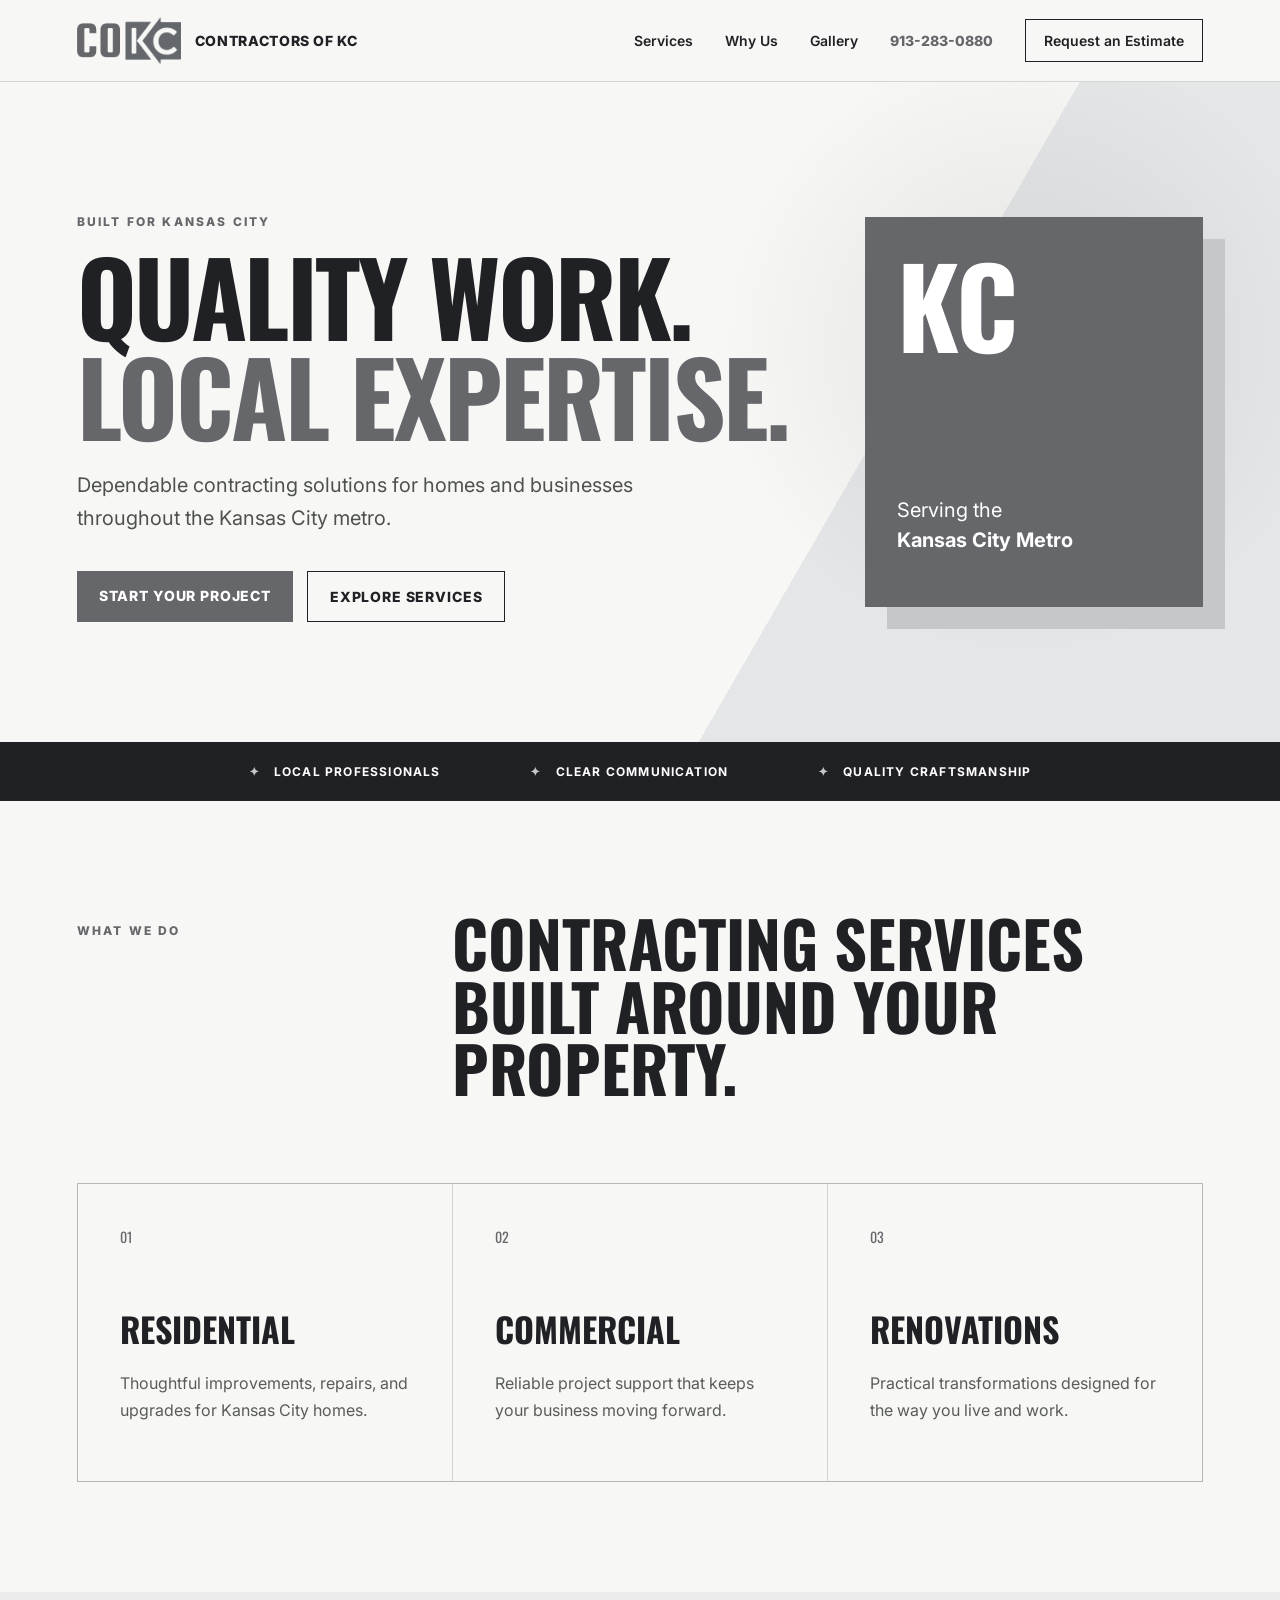
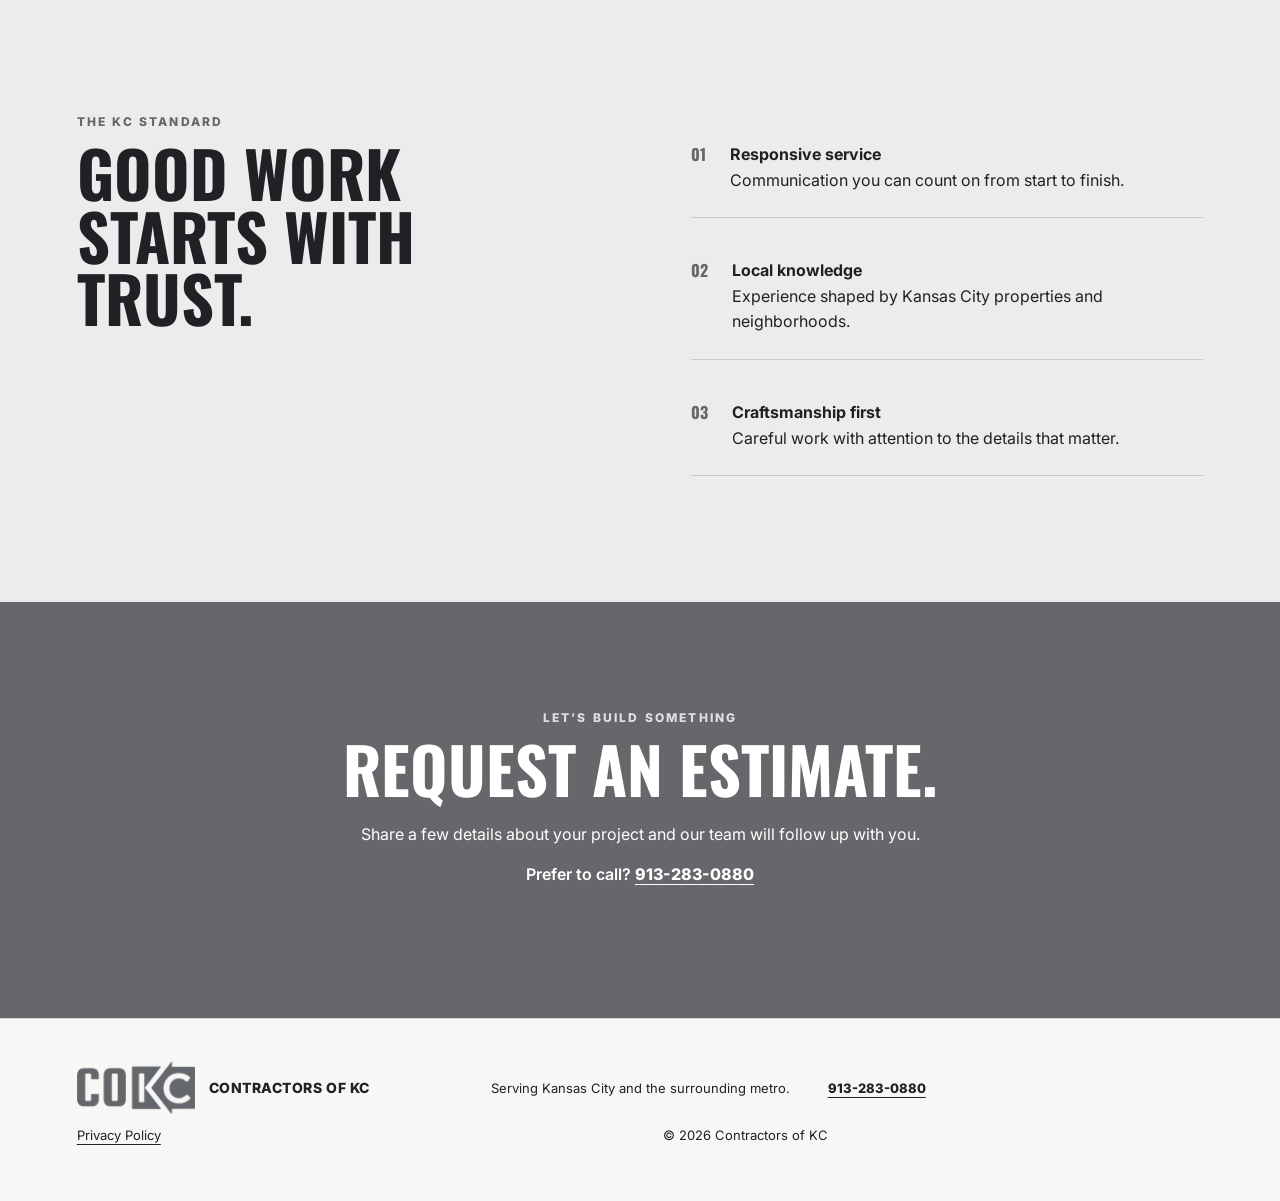
<file: index.html>
<!doctype html>
<html lang="en">
<head>
  <meta charset="utf-8">
  <meta name="viewport" content="width=device-width, initial-scale=1">
  <meta name="theme-color" content="#65676b">
  <meta name="description" content="Contractors of KC connects Kansas City property owners with dependable local contracting services.">
  <meta property="og:type" content="website">
  <meta property="og:url" content="https://contractorsofkc.com/">
  <meta property="og:title" content="Contractors of Kansas City">
  <meta property="og:description" content="Quality contracting services for homes and businesses throughout the Kansas City metro.">
  <meta property="og:image" content="https://contractorsofkc.com/logo.png">
  <meta name="twitter:card" content="summary">
  <meta name="twitter:title" content="Contractors of Kansas City">
  <meta name="twitter:description" content="Quality contracting services for homes and businesses throughout the Kansas City metro.">
  <meta name="twitter:image" content="https://contractorsofkc.com/logo.png">
  <title>Contractors of Kansas City</title>
  <link rel="preconnect" href="https://fonts.googleapis.com">
  <link rel="preconnect" href="https://fonts.gstatic.com" crossorigin>
  <link href="https://fonts.googleapis.com/css2?family=Inter:wght@400;500;600;700;800&family=Oswald:wght@500;600;700&display=swap" rel="stylesheet">
  <link rel="icon" type="image/png" href="logo.png">
  <link rel="stylesheet" href="styles.css?v=3">
  <script src="menu.js" defer></script>
</head>
<body>
  <header class="site-header">
    <a class="brand" href="#top" aria-label="Contractors of KC home">
      <img class="brand-logo" src="logo.png" alt="Contractors of KC">
      <span class="brand-name">Contractors of KC</span>
    </a>
    <button class="menu-toggle" type="button" aria-expanded="false" aria-controls="main-navigation" aria-label="Open menu"><span></span><span></span><span></span></button>
    <nav id="main-navigation" aria-label="Main navigation">
      <a href="#services">Services</a>
      <a href="#why-us">Why Us</a>
      <a href="gallery.html">Gallery</a>
      <a class="nav-phone" href="tel:+19132830880" aria-label="Call Contractors of KC at 913-283-0880">913-283-0880</a>
      <a class="nav-cta" href="#contact">Request an Estimate</a>
    </nav>
  </header>

  <main id="top">
    <section class="hero">
      <div class="hero-content">
        <p class="eyebrow">Built for Kansas City</p>
        <h1>Quality work.<br><span>Local expertise.</span></h1>
        <p class="hero-copy">Dependable contracting solutions for homes and businesses throughout the Kansas City metro.</p>
        <div class="hero-actions">
          <a class="button button-primary" href="#contact">Start Your Project</a>
          <a class="button button-secondary" href="#services">Explore Services</a>
        </div>
      </div>
      <div class="hero-card" aria-label="Service area">
        <span class="card-number">KC</span>
        <p>Serving the<br><strong>Kansas City Metro</strong></p>
      </div>
    </section>

    <section class="trust-strip" aria-label="Company qualities">
      <span>Local professionals</span><span>Clear communication</span><span>Quality craftsmanship</span>
    </section>

    <section class="section" id="services">
      <div class="section-heading">
        <p class="eyebrow">What we do</p>
        <h2>Contracting services built around your property.</h2>
      </div>
      <div class="service-grid">
        <article><span>01</span><h3>Residential</h3><p>Thoughtful improvements, repairs, and upgrades for Kansas City homes.</p></article>
        <article><span>02</span><h3>Commercial</h3><p>Reliable project support that keeps your business moving forward.</p></article>
        <article><span>03</span><h3>Renovations</h3><p>Practical transformations designed for the way you live and work.</p></article>
      </div>
    </section>

    <section class="section split" id="why-us">
      <div>
        <p class="eyebrow">The KC standard</p>
        <h2>Good work starts with trust.</h2>
      </div>
      <div class="check-list">
        <p><b>01</b><span><strong>Responsive service</strong><br>Communication you can count on from start to finish.</span></p>
        <p><b>02</b><span><strong>Local knowledge</strong><br>Experience shaped by Kansas City properties and neighborhoods.</span></p>
        <p><b>03</b><span><strong>Craftsmanship first</strong><br>Careful work with attention to the details that matter.</span></p>
      </div>
    </section>

    <section class="contact" id="contact">
      <div class="contact-intro">
        <p class="eyebrow">Let’s build something</p>
        <h2>Request an estimate.</h2>
        <p>Share a few details about your project and our team will follow up with you.</p>
        <p class="contact-phone">Prefer to call? <a href="tel:+19132830880">913-283-0880</a></p>
      </div>
      <div class="estimate-form" aria-label="Request an estimate form">
        <script type="text/javascript" src="https://form.jotform.com/jsform/262376663997073"></script>
      </div>
    </section>
  </main>

  <footer>
    <a class="brand footer-brand" href="#top" aria-label="Contractors of KC home"><img class="brand-logo" src="logo.png" alt="Contractors of KC"><span class="brand-name">Contractors of KC</span></a>
    <p>Serving Kansas City and the surrounding metro.</p>
    <p><a class="footer-phone" href="tel:+19132830880">913-283-0880</a></p>
    <p><a class="footer-policy" href="privacy-policy.html">Privacy Policy</a></p>
    <p>© 2026 Contractors of KC</p>
  </footer>
</body>
</html>
</file>
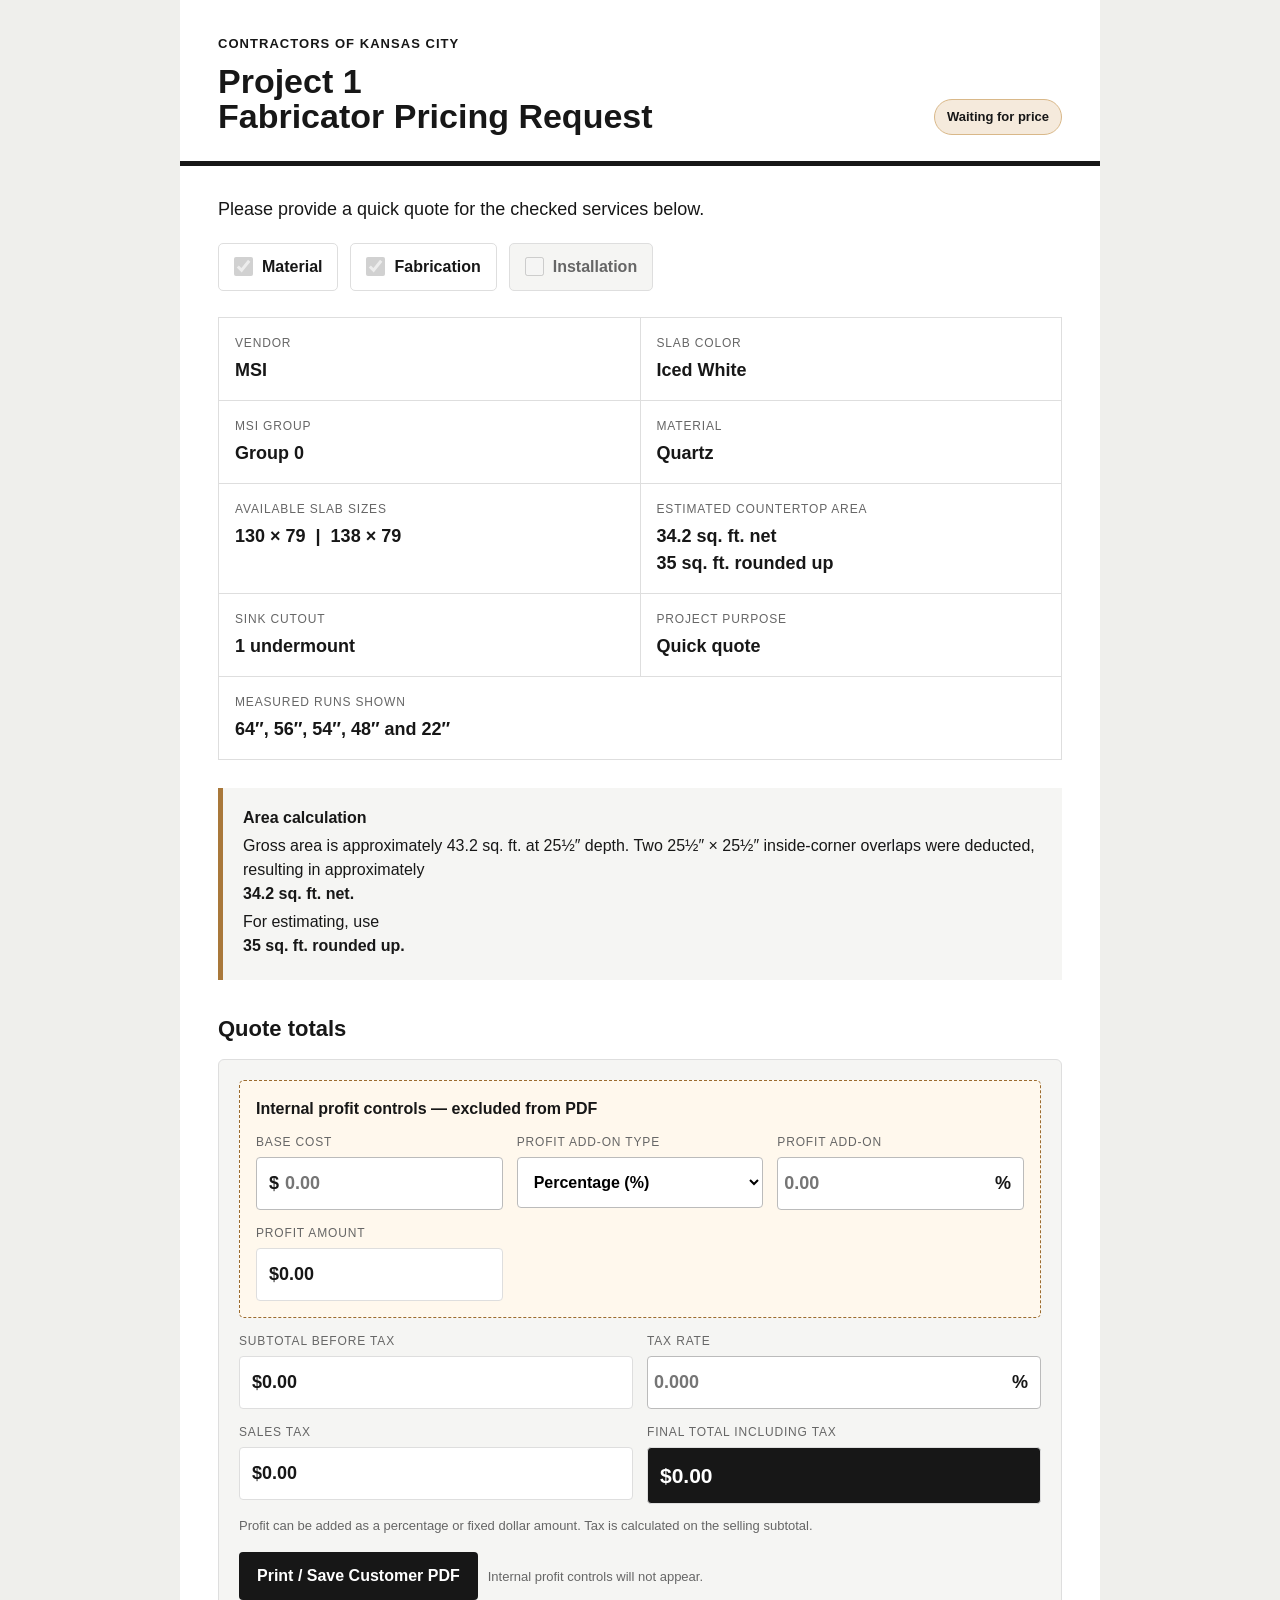
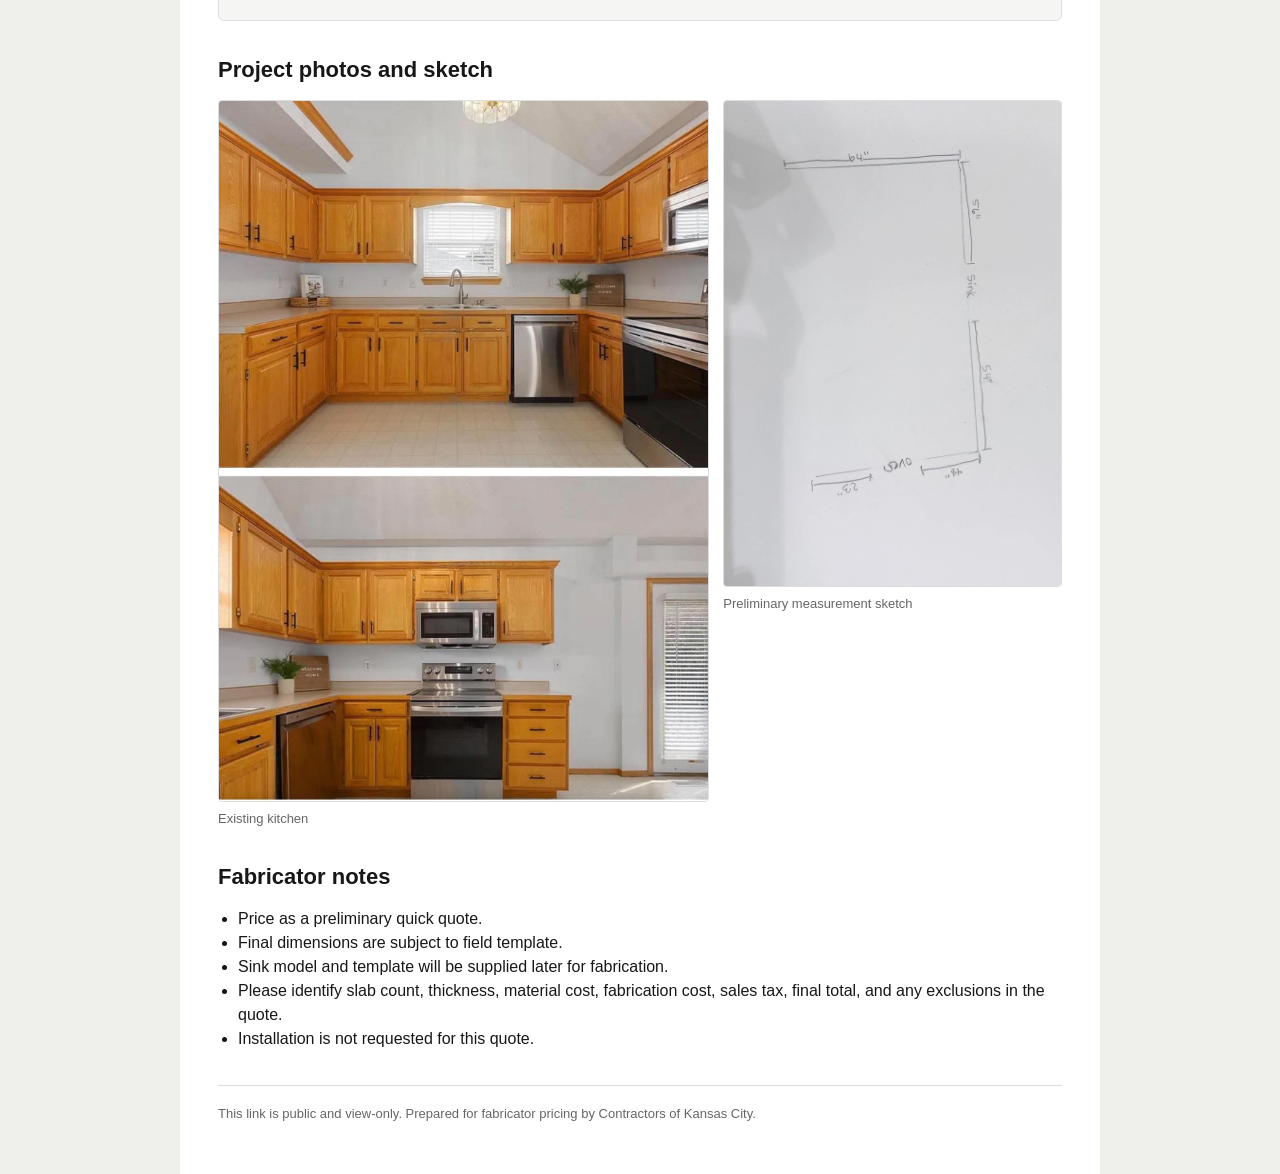
<file: projects/project-1/index.html>
<!doctype html>
<html lang="en">
<head>
  <meta charset="utf-8">
  <meta name="viewport" content="width=device-width,initial-scale=1">
  <meta name="robots" content="noindex,nofollow">
  <title>Project 1 — Fabricator Pricing Request</title>
  <style>
    :root{--ink:#171717;--muted:#666;--line:#dedede;--soft:#f5f5f3;--accent:#a9783a}
    *{box-sizing:border-box}body{margin:0;background:#efefec;color:var(--ink);font:16px/1.5 Arial,Helvetica,sans-serif}.page{max-width:920px;margin:0 auto;background:white;min-height:100vh}.header{padding:34px 38px 26px;border-bottom:5px solid var(--ink);display:flex;justify-content:space-between;gap:20px;align-items:end}.brand{font-weight:800;letter-spacing:.08em;text-transform:uppercase;font-size:13px}.header h1{font-size:34px;line-height:1.05;margin:10px 0 0}.status{background:#f5eadc;border:1px solid #d9b889;border-radius:999px;padding:7px 12px;font-size:13px;font-weight:700;white-space:nowrap}.content{padding:30px 38px 50px}.intro{font-size:18px;margin:0 0 20px}.services{display:flex;flex-wrap:wrap;gap:12px;margin:0 0 26px}.service{display:flex;align-items:center;gap:9px;border:1px solid var(--line);border-radius:5px;padding:11px 15px;background:#fff;font-weight:700}.service input{width:19px;height:19px;accent-color:#171717;margin:0}.service.not-requested{color:var(--muted);background:var(--soft)}.grid{display:grid;grid-template-columns:repeat(2,minmax(0,1fr));border-top:1px solid var(--line);border-left:1px solid var(--line);margin-bottom:28px}.item{padding:16px;border-right:1px solid var(--line);border-bottom:1px solid var(--line)}.label{display:block;color:var(--muted);font-size:12px;text-transform:uppercase;letter-spacing:.07em;margin-bottom:5px}.value{font-size:18px;font-weight:700}.wide{grid-column:1/-1}.callout{background:var(--soft);border-left:5px solid var(--accent);padding:18px 20px;margin:0 0 30px}.callout strong{display:block;margin-bottom:4px}h2{font-size:22px;margin:32px 0 14px}.photos{display:grid;grid-template-columns:1.45fr 1fr;gap:14px}.photos figure{margin:0}.photos img{width:100%;display:block;border:1px solid var(--line);border-radius:4px}.photos figcaption{font-size:13px;color:var(--muted);margin-top:7px}.notes{margin:0;padding-left:20px}.quote-box{border:1px solid var(--line);border-radius:6px;padding:20px;background:var(--soft);margin-bottom:30px}.quote-fields{display:grid;grid-template-columns:repeat(2,minmax(0,1fr));gap:14px}.quote-field label{display:block;color:var(--muted);font-size:12px;text-transform:uppercase;letter-spacing:.07em;margin-bottom:6px}.money-input{display:flex;align-items:center;background:#fff;border:1px solid #bbb;border-radius:4px;padding:0 12px;font-size:18px;font-weight:700}.money-input input,.rate-input input{width:100%;border:0;background:transparent;padding:12px 6px;font:inherit;outline:none}.select-input{width:100%;background:#fff;border:1px solid #bbb;border-radius:4px;padding:12px;font:inherit;font-weight:700;min-height:51px}.rate-input{display:flex;align-items:center;background:#fff;border:1px solid #bbb;border-radius:4px;padding-right:12px;font-size:18px;font-weight:700}.calculated{background:#fff;border:1px solid var(--line);border-radius:4px;padding:12px;font-size:18px;font-weight:700;min-height:51px}.quote-total .calculated{background:var(--ink);color:#fff;font-size:21px}.quote-help{color:var(--muted);font-size:13px;margin:12px 0 0}.internal-panel{grid-column:1/-1;border:1px dashed #9b6b2e;background:#fff8ed;border-radius:5px;padding:16px}.internal-title{font-weight:800;margin:0 0 12px}.internal-grid{display:grid;grid-template-columns:repeat(3,minmax(0,1fr));gap:14px}.pdf-button{margin-top:16px;border:0;border-radius:4px;background:var(--ink);color:#fff;padding:12px 18px;font:inherit;font-weight:700;cursor:pointer}.pdf-note{display:inline-block;margin-left:10px;color:var(--muted);font-size:13px}.footer{border-top:1px solid var(--line);margin-top:34px;padding-top:18px;color:var(--muted);font-size:13px}@media print{body{background:#fff}.page{max-width:none}.internal-only,.pdf-button,.pdf-note{display:none!important}.quote-box{break-inside:avoid}.content{padding-bottom:20px}}@media(max-width:650px){.header{padding:25px 20px;display:block}.status{display:inline-block;margin-top:16px}.content{padding:24px 20px 40px}.grid,.photos,.quote-fields,.internal-grid{grid-template-columns:1fr}.wide{grid-column:auto}.header h1{font-size:29px}}
  </style>
</head>
<body>
<main class="page">
  <header class="header">
    <div><div class="brand">Contractors of Kansas City</div><h1>Project 1<br>Fabricator Pricing Request</h1></div>
    <div class="status">Waiting for price</div>
  </header>
  <section class="content">
    <p class="intro">Please provide a quick quote for the checked services below.</p>
    <div class="services" aria-label="Requested quote services">
      <label class="service"><input type="checkbox" checked disabled> Material</label>
      <label class="service"><input type="checkbox" checked disabled> Fabrication</label>
      <label class="service not-requested"><input type="checkbox" disabled> Installation</label>
    </div>
    <div class="grid">
      <div class="item"><span class="label">Vendor</span><span class="value">MSI</span></div>
      <div class="item"><span class="label">Slab color</span><span class="value">Iced White</span></div>
      <div class="item"><span class="label">MSI group</span><span class="value">Group 0</span></div>
      <div class="item"><span class="label">Material</span><span class="value">Quartz</span></div>
      <div class="item"><span class="label">Available slab sizes</span><span class="value">130 × 79 &nbsp;|&nbsp; 138 × 79</span></div>
      <div class="item"><span class="label">Estimated countertop area</span><span class="value">34.2 sq. ft. net<br>35 sq. ft. rounded up</span></div>
      <div class="item"><span class="label">Sink cutout</span><span class="value">1 undermount</span></div>
      <div class="item"><span class="label">Project purpose</span><span class="value">Quick quote</span></div>
      <div class="item wide"><span class="label">Measured runs shown</span><span class="value">64″, 56″, 54″, 48″ and 22″</span></div>
    </div>
    <div class="callout"><strong>Area calculation</strong>Gross area is approximately 43.2 sq. ft. at 25½″ depth. Two 25½″ × 25½″ inside-corner overlaps were deducted, resulting in approximately <strong>34.2 sq. ft. net.</strong> For estimating, use <strong>35 sq. ft. rounded up.</strong></div>

    <h2>Quote totals</h2>
    <div class="quote-box">
      <div class="quote-fields">
        <div class="internal-panel internal-only">
          <p class="internal-title">Internal profit controls — excluded from PDF</p>
          <div class="internal-grid">
            <div class="quote-field">
              <label for="base-cost">Base cost</label>
              <div class="money-input"><span>$</span><input id="base-cost" type="number" min="0" step="0.01" inputmode="decimal" placeholder="0.00"></div>
            </div>
            <div class="quote-field">
              <label for="profit-type">Profit add-on type</label>
              <select id="profit-type" class="select-input"><option value="percent">Percentage (%)</option><option value="dollar">Dollar amount ($)</option></select>
            </div>
            <div class="quote-field">
              <label for="profit-value">Profit add-on</label>
              <div class="rate-input"><input id="profit-value" type="number" min="0" step="0.01" inputmode="decimal" placeholder="0.00"><span id="profit-symbol">%</span></div>
            </div>
            <div class="quote-field">
              <label>Profit amount</label>
              <div class="calculated" id="profit-amount">$0.00</div>
            </div>
          </div>
        </div>
        <div class="quote-field">
          <label>Subtotal before tax</label>
          <div class="calculated" id="selling-subtotal">$0.00</div>
        </div>
        <div class="quote-field">
          <label for="tax-rate">Tax rate</label>
          <div class="rate-input"><input id="tax-rate" type="number" min="0" step="0.001" inputmode="decimal" placeholder="0.000"><span>%</span></div>
        </div>
        <div class="quote-field">
          <label>Sales tax</label>
          <div class="calculated" id="tax-amount">$0.00</div>
        </div>
        <div class="quote-field quote-total">
          <label>Final total including tax</label>
          <div class="calculated" id="quote-total">$0.00</div>
        </div>
      </div>
      <p class="quote-help">Profit can be added as a percentage or fixed dollar amount. Tax is calculated on the selling subtotal.</p>
      <button class="pdf-button" type="button" onclick="window.print()">Print / Save Customer PDF</button><span class="pdf-note">Internal profit controls will not appear.</span>
    </div>
    <h2>Project photos and sketch</h2>
    <div class="photos">
      <figure><img src="/projects/project-1/project-photo.jpeg" alt="Existing kitchen countertop project photos"><figcaption>Existing kitchen</figcaption></figure>
      <figure><img src="/projects/project-1/measurement-sketch.jpeg" alt="Hand-drawn countertop measurement sketch"><figcaption>Preliminary measurement sketch</figcaption></figure>
    </div>
    <h2>Fabricator notes</h2>
    <ul class="notes">
      <li>Price as a preliminary quick quote.</li>
      <li>Final dimensions are subject to field template.</li>
      <li>Sink model and template will be supplied later for fabrication.</li>
      <li>Please identify slab count, thickness, material cost, fabrication cost, sales tax, final total, and any exclusions in the quote.</li>
      <li>Installation is not requested for this quote.</li>
    </ul>
    <div class="footer">This link is public and view-only. Prepared for fabricator pricing by Contractors of Kansas City.</div>
  </section>
</main>

<script>
  const baseCostInput = document.getElementById('base-cost');
  const profitTypeInput = document.getElementById('profit-type');
  const profitValueInput = document.getElementById('profit-value');
  const profitSymbol = document.getElementById('profit-symbol');
  const profitAmount = document.getElementById('profit-amount');
  const sellingSubtotal = document.getElementById('selling-subtotal');
  const taxRateInput = document.getElementById('tax-rate');
  const taxAmount = document.getElementById('tax-amount');
  const quoteTotal = document.getElementById('quote-total');
  const money = new Intl.NumberFormat('en-US', { style: 'currency', currency: 'USD' });
  function updateQuoteTotals() {
    const baseCost = Math.max(0, Number(baseCostInput.value) || 0);
    const profitValue = Math.max(0, Number(profitValueInput.value) || 0);
    const profit = profitTypeInput.value === 'percent' ? baseCost * profitValue / 100 : profitValue;
    const subtotal = baseCost + profit;
    const rate = Math.max(0, Number(taxRateInput.value) || 0);
    const tax = subtotal * rate / 100;
    profitSymbol.textContent = profitTypeInput.value === 'percent' ? '%' : '$';
    profitAmount.textContent = money.format(profit);
    sellingSubtotal.textContent = money.format(subtotal);
    taxAmount.textContent = money.format(tax);
    quoteTotal.textContent = money.format(subtotal + tax);
  }
  [baseCostInput, profitTypeInput, profitValueInput, taxRateInput].forEach(el => {
    el.addEventListener('input', updateQuoteTotals);
    el.addEventListener('change', updateQuoteTotals);
  });
  updateQuoteTotals();
</script>
</body>
</html>
</file>
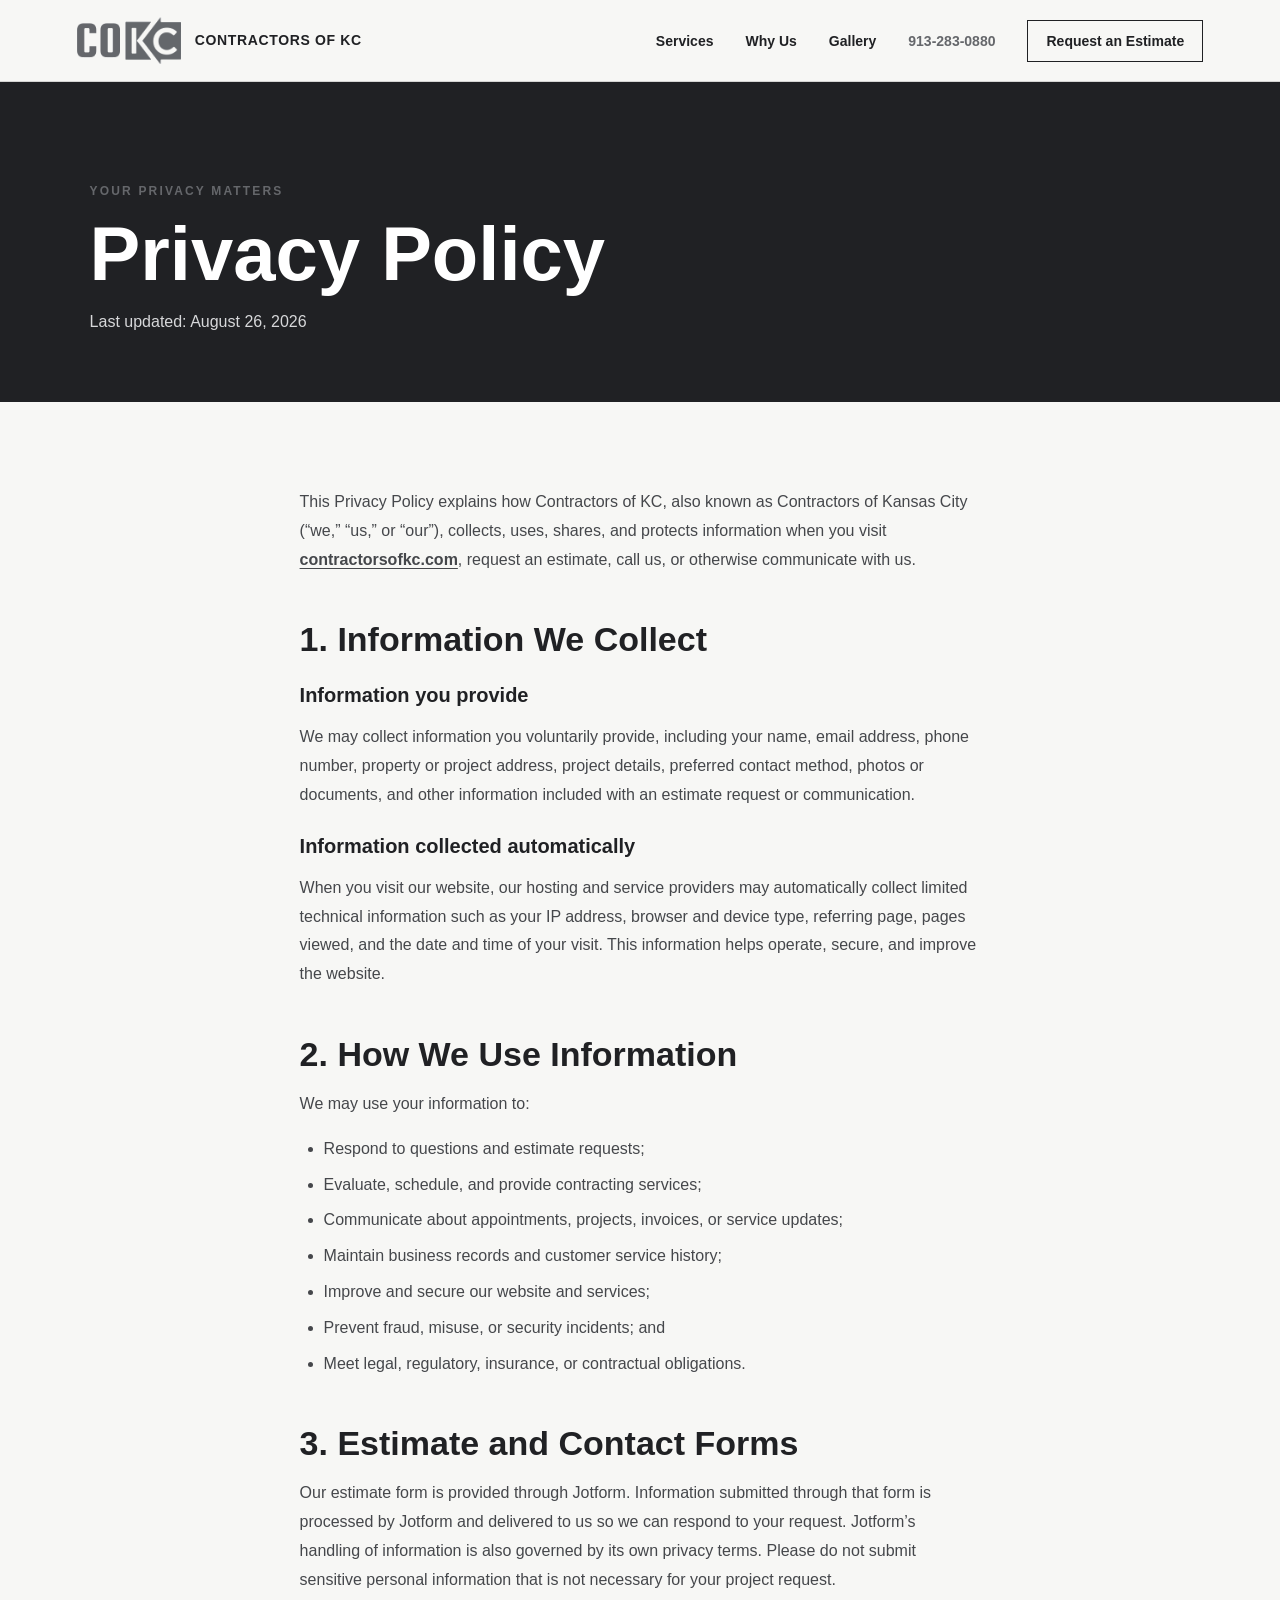
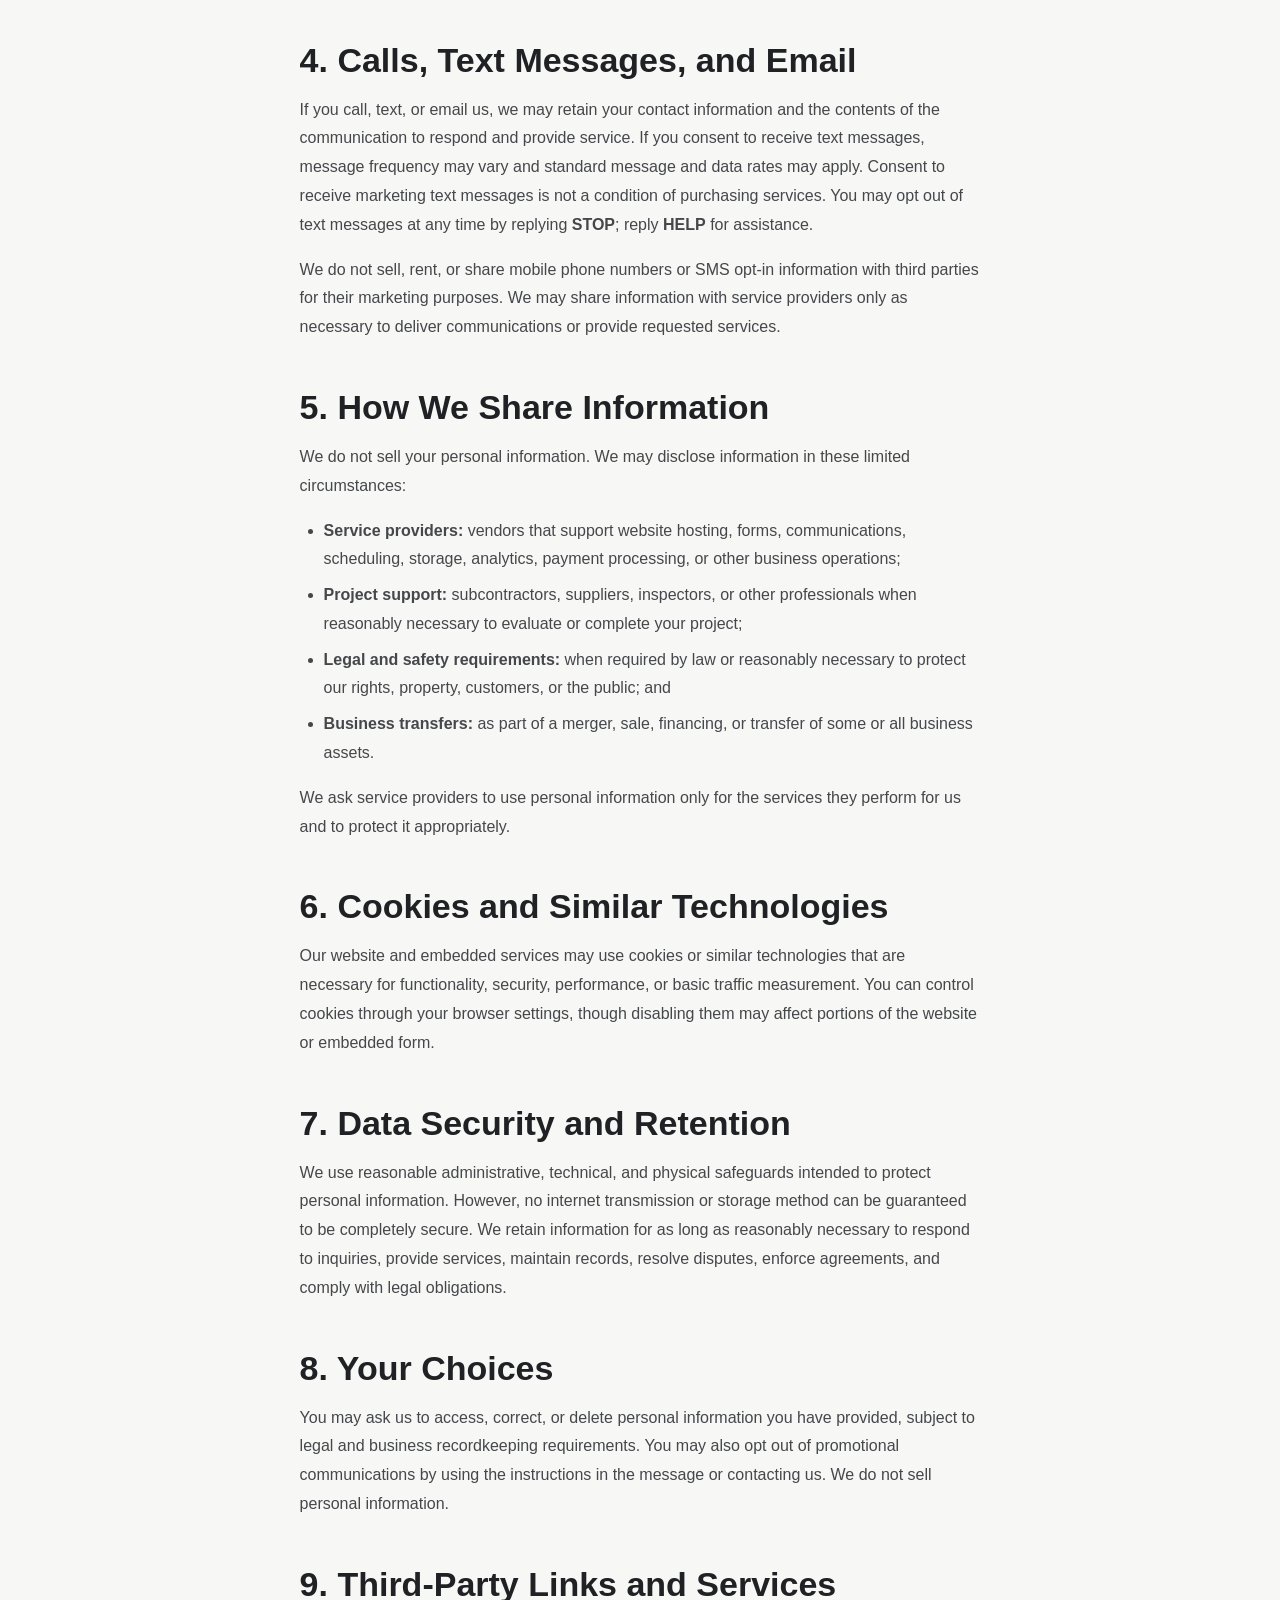
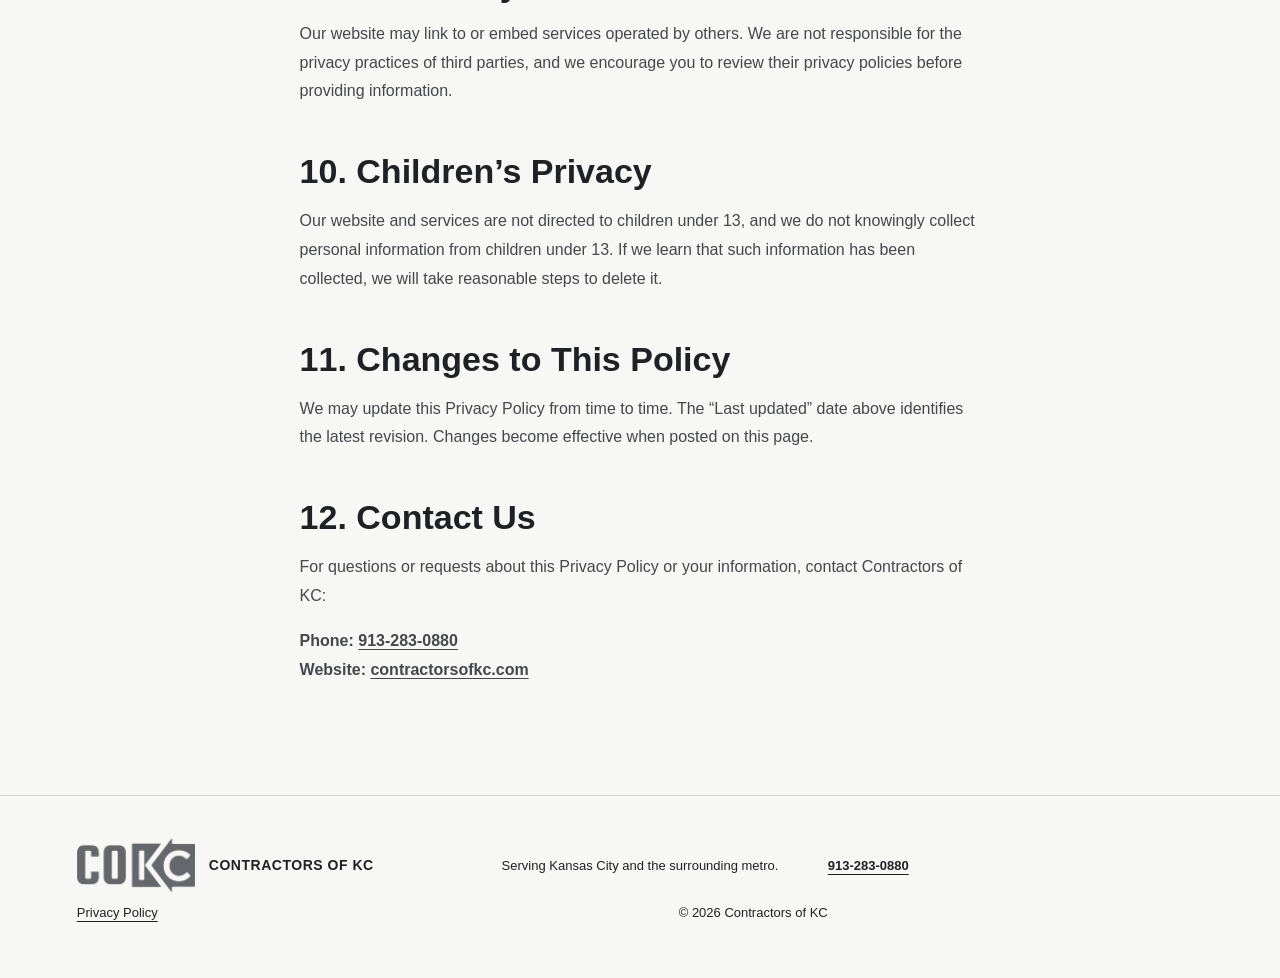
<file: privacy-policy.html>
<!DOCTYPE html>
<html lang="en">
<head>
  <meta charset="UTF-8">
  <meta name="viewport" content="width=device-width, initial-scale=1.0">
  <meta name="description" content="Privacy Policy for Contractors of Kansas City.">
  <meta property="og:title" content="Privacy Policy | Contractors of Kansas City">
  <meta property="og:description" content="Learn how Contractors of Kansas City collects, uses, and protects your information.">
  <meta property="og:url" content="https://contractorsofkc.com/privacy-policy.html">
  <meta property="og:type" content="website">
  <title>Privacy Policy | Contractors of Kansas City</title>
  <meta name="theme-color" content="#65676b">
  <link rel="icon" type="image/png" href="logo.png">
  <link rel="stylesheet" href="styles.css?v=3">
  <script src="menu.js" defer></script>
</head>
<body id="top">
  <header class="site-header">
    <a class="brand" href="index.html" aria-label="Contractors of KC home">
      <img class="brand-logo" src="logo.png" alt="Contractors of KC">
      <span class="brand-name">Contractors of KC</span>
    </a>
    <button class="menu-toggle" type="button" aria-expanded="false" aria-controls="main-navigation" aria-label="Open menu"><span></span><span></span><span></span></button>
    <nav id="main-navigation" aria-label="Main navigation">
      <a href="index.html#services">Services</a>
      <a href="index.html#why-us">Why Us</a>
      <a href="gallery.html">Gallery</a>
      <a class="nav-phone" href="tel:+19132830880" aria-label="Call Contractors of KC at 913-283-0880">913-283-0880</a>
      <a class="nav-cta" href="index.html#contact">Request an Estimate</a>
    </nav>
  </header>

  <main class="policy-page">
    <section class="policy-hero">
      <p class="eyebrow">Your privacy matters</p>
      <h1>Privacy Policy</h1>
      <p>Last updated: August 26, 2026</p>
    </section>

    <article class="policy-content">
      <p>This Privacy Policy explains how Contractors of KC, also known as Contractors of Kansas City (“we,” “us,” or “our”), collects, uses, shares, and protects information when you visit <a href="https://contractorsofkc.com">contractorsofkc.com</a>, request an estimate, call us, or otherwise communicate with us.</p>

      <h2>1. Information We Collect</h2>
      <h3>Information you provide</h3>
      <p>We may collect information you voluntarily provide, including your name, email address, phone number, property or project address, project details, preferred contact method, photos or documents, and other information included with an estimate request or communication.</p>
      <h3>Information collected automatically</h3>
      <p>When you visit our website, our hosting and service providers may automatically collect limited technical information such as your IP address, browser and device type, referring page, pages viewed, and the date and time of your visit. This information helps operate, secure, and improve the website.</p>

      <h2>2. How We Use Information</h2>
      <p>We may use your information to:</p>
      <ul>
        <li>Respond to questions and estimate requests;</li>
        <li>Evaluate, schedule, and provide contracting services;</li>
        <li>Communicate about appointments, projects, invoices, or service updates;</li>
        <li>Maintain business records and customer service history;</li>
        <li>Improve and secure our website and services;</li>
        <li>Prevent fraud, misuse, or security incidents; and</li>
        <li>Meet legal, regulatory, insurance, or contractual obligations.</li>
      </ul>

      <h2>3. Estimate and Contact Forms</h2>
      <p>Our estimate form is provided through Jotform. Information submitted through that form is processed by Jotform and delivered to us so we can respond to your request. Jotform’s handling of information is also governed by its own privacy terms. Please do not submit sensitive personal information that is not necessary for your project request.</p>

      <h2>4. Calls, Text Messages, and Email</h2>
      <p>If you call, text, or email us, we may retain your contact information and the contents of the communication to respond and provide service. If you consent to receive text messages, message frequency may vary and standard message and data rates may apply. Consent to receive marketing text messages is not a condition of purchasing services. You may opt out of text messages at any time by replying <strong>STOP</strong>; reply <strong>HELP</strong> for assistance.</p>
      <p>We do not sell, rent, or share mobile phone numbers or SMS opt-in information with third parties for their marketing purposes. We may share information with service providers only as necessary to deliver communications or provide requested services.</p>

      <h2>5. How We Share Information</h2>
      <p>We do not sell your personal information. We may disclose information in these limited circumstances:</p>
      <ul>
        <li><strong>Service providers:</strong> vendors that support website hosting, forms, communications, scheduling, storage, analytics, payment processing, or other business operations;</li>
        <li><strong>Project support:</strong> subcontractors, suppliers, inspectors, or other professionals when reasonably necessary to evaluate or complete your project;</li>
        <li><strong>Legal and safety requirements:</strong> when required by law or reasonably necessary to protect our rights, property, customers, or the public; and</li>
        <li><strong>Business transfers:</strong> as part of a merger, sale, financing, or transfer of some or all business assets.</li>
      </ul>
      <p>We ask service providers to use personal information only for the services they perform for us and to protect it appropriately.</p>

      <h2>6. Cookies and Similar Technologies</h2>
      <p>Our website and embedded services may use cookies or similar technologies that are necessary for functionality, security, performance, or basic traffic measurement. You can control cookies through your browser settings, though disabling them may affect portions of the website or embedded form.</p>

      <h2>7. Data Security and Retention</h2>
      <p>We use reasonable administrative, technical, and physical safeguards intended to protect personal information. However, no internet transmission or storage method can be guaranteed to be completely secure. We retain information for as long as reasonably necessary to respond to inquiries, provide services, maintain records, resolve disputes, enforce agreements, and comply with legal obligations.</p>

      <h2>8. Your Choices</h2>
      <p>You may ask us to access, correct, or delete personal information you have provided, subject to legal and business recordkeeping requirements. You may also opt out of promotional communications by using the instructions in the message or contacting us. We do not sell personal information.</p>

      <h2>9. Third-Party Links and Services</h2>
      <p>Our website may link to or embed services operated by others. We are not responsible for the privacy practices of third parties, and we encourage you to review their privacy policies before providing information.</p>

      <h2>10. Children’s Privacy</h2>
      <p>Our website and services are not directed to children under 13, and we do not knowingly collect personal information from children under 13. If we learn that such information has been collected, we will take reasonable steps to delete it.</p>

      <h2>11. Changes to This Policy</h2>
      <p>We may update this Privacy Policy from time to time. The “Last updated” date above identifies the latest revision. Changes become effective when posted on this page.</p>

      <h2>12. Contact Us</h2>
      <p>For questions or requests about this Privacy Policy or your information, contact Contractors of KC:</p>
      <p><strong>Phone:</strong> <a href="tel:+19132830880">913-283-0880</a><br>
      <strong>Website:</strong> <a href="https://contractorsofkc.com">contractorsofkc.com</a></p>
    </article>
  </main>

  <footer>
    <a class="brand footer-brand" href="index.html" aria-label="Contractors of KC home"><img class="brand-logo" src="logo.png" alt="Contractors of KC"><span class="brand-name">Contractors of KC</span></a>
    <p>Serving Kansas City and the surrounding metro.</p>
    <p><a class="footer-phone" href="tel:+19132830880">913-283-0880</a></p>
    <p><a class="footer-policy" href="privacy-policy.html" aria-current="page">Privacy Policy</a></p>
    <p>© 2026 Contractors of KC</p>
  </footer>
</body>
</html>
</file>
<file: styles.css>
:root{--ink:#202124;--paper:#f7f7f5;--brand:#65676b;--accent:#c5c7ca;--line:rgba(32,33,36,.16)}*{box-sizing:border-box}html{scroll-behavior:smooth}body{margin:0;background:var(--paper);color:var(--ink);font-family:Inter,Arial,sans-serif}a{color:inherit;text-decoration:none}.site-header{height:82px;display:flex;align-items:center;justify-content:space-between;padding:0 6vw;border-bottom:1px solid var(--line);position:relative;z-index:2}.brand{display:flex;align-items:center;gap:14px;font-weight:800;text-transform:uppercase;letter-spacing:.04em}.brand-logo{display:block;width:104px;height:auto;object-fit:contain}.brand-name{font-size:14px}.footer-brand .brand-logo{width:118px}nav{display:flex;align-items:center;gap:32px;font-weight:600;font-size:14px}.nav-phone{font-weight:800;white-space:nowrap;color:var(--brand)}.nav-phone:hover{text-decoration:underline;text-underline-offset:4px}.nav-cta{border:1px solid var(--ink);padding:12px 18px}.hero{min-height:660px;display:grid;grid-template-columns:1.4fr .6fr;align-items:center;padding:70px 6vw;background:radial-gradient(circle at 80% 40%,rgba(101,103,107,.14),transparent 28%),linear-gradient(120deg,var(--paper) 65%,#e5e6e7 65%)}.eyebrow{text-transform:uppercase;letter-spacing:.18em;font-size:12px;font-weight:800;color:var(--brand)}.hero h1,.section h2,.contact h2{font-family:Oswald,sans-serif;text-transform:uppercase;line-height:.98;margin:16px 0 24px}.hero h1{font-size:clamp(64px,8vw,116px);letter-spacing:-.025em}.hero h1 span{color:var(--brand)}.hero-copy{font-size:20px;line-height:1.65;max-width:610px;color:#4e524d}.hero-actions{display:flex;gap:14px;margin-top:36px}.button{display:inline-block;padding:16px 22px;font-size:14px;font-weight:800;text-transform:uppercase;letter-spacing:.06em;transition:.2s}.button:hover{transform:translateY(-2px)}.button-primary{background:var(--brand);color:white}.button-secondary{border:1px solid var(--ink)}.hero-card{justify-self:end;width:min(100%,340px);height:390px;background:var(--brand);color:white;padding:32px;display:flex;flex-direction:column;justify-content:space-between;box-shadow:22px 22px 0 var(--accent)}.card-number{font-family:Oswald;font-size:110px;font-weight:700;line-height:1;color:var(--accent)}.hero-card p{font-size:20px;line-height:1.5}.trust-strip{display:flex;justify-content:center;gap:7vw;padding:22px 4vw;background:var(--ink);color:white;text-transform:uppercase;letter-spacing:.1em;font-size:12px;font-weight:700}.trust-strip span:before{content:'✦';color:var(--accent);margin-right:14px}.section{padding:110px 6vw}.section-heading{display:grid;grid-template-columns:1fr 2fr;align-items:start}.section h2,.contact h2{font-size:clamp(42px,5vw,72px);max-width:850px;margin-top:0}.service-grid{display:grid;grid-template-columns:repeat(3,1fr);gap:1px;background:var(--line);border:1px solid var(--line);margin-top:60px}.service-grid article{background:var(--paper);padding:42px;min-height:280px}.service-grid article span{font-family:Oswald;font-size:14px;color:var(--brand)}.service-grid h3{font-family:Oswald;font-size:34px;text-transform:uppercase;margin:56px 0 15px}.service-grid p{color:#595d57;line-height:1.65}.split{display:grid;grid-template-columns:1fr 1fr;gap:8vw;background:#ececed}.check-list p{display:flex;gap:24px;padding:24px 0;border-bottom:1px solid var(--line);line-height:1.6}.check-list b{font-family:Oswald;color:var(--brand)}.contact{text-align:center;padding:120px 6vw;background:var(--brand);color:white}.contact .eyebrow{color:#dfe0e2}.contact h2{max-width:none}.contact>p:not(.eyebrow){color:#e1e2e3;font-size:18px}.button-light{background:white;color:var(--ink);margin-top:22px}footer{padding:42px 6vw;display:grid;grid-template-columns:1fr 1fr 1fr;align-items:center;border-top:1px solid var(--line);font-size:13px}footer p:nth-child(2){text-align:center}footer p:last-child{text-align:right}@media(max-width:800px){.site-header{padding:0 20px}.brand-logo{width:86px}.brand-name{display:none}.hero{grid-template-columns:1fr;padding:70px 24px 90px;background:var(--paper)}.hero h1{font-size:58px}.hero-card{display:none}.trust-strip{flex-direction:column;gap:14px;padding:24px}.section{padding:75px 24px}.section-heading,.split{grid-template-columns:1fr}.service-grid{grid-template-columns:1fr}.service-grid article{min-height:auto}.split{gap:30px}.contact{padding:80px 24px}footer{grid-template-columns:1fr;gap:25px;text-align:center}footer p:nth-child(2),footer p:last-child{text-align:center}.hero-actions{flex-direction:column;align-items:flex-start}}


.card-number{color:#fff}
.gallery-section{padding-top:110px;padding-bottom:110px}
.gallery-heading{display:flex;align-items:end;justify-content:space-between;gap:50px;margin-bottom:42px}
.gallery-heading>div{max-width:700px}
.gallery-heading>p{max-width:430px;margin:0 0 8px;color:#595d57;line-height:1.7}
.gallery-grid{display:grid;grid-template-columns:repeat(3,1fr);grid-template-rows:repeat(2,240px);gap:18px}
.gallery-item{margin:0;overflow:hidden;background:#e5e6e7;border:1px solid var(--line)}
.gallery-featured{grid-row:span 2}
.gallery-placeholder{height:100%;padding:24px;display:flex;flex-direction:column;justify-content:flex-end;position:relative;background:linear-gradient(145deg,#dfe0e2,#ececed)}
.gallery-placeholder:before{content:"";position:absolute;inset:16px;border:1px solid rgba(101,103,107,.22)}
.gallery-placeholder span{position:absolute;top:28px;right:30px;color:var(--brand);font-family:Oswald,sans-serif;font-size:18px}
.gallery-placeholder strong{font-family:Oswald,sans-serif;text-transform:uppercase;font-size:22px;letter-spacing:.02em;z-index:1}
.gallery-placeholder small{margin-top:5px;color:#65676b;text-transform:uppercase;letter-spacing:.12em;font-size:10px;z-index:1}
@media(max-width:780px){.gallery-heading{display:block}.gallery-heading>p{margin-top:18px}.gallery-grid{grid-template-columns:1fr 1fr;grid-template-rows:320px repeat(2,190px)}.gallery-featured{grid-column:span 2;grid-row:auto}}
@media(max-width:520px){.gallery-grid{grid-template-columns:1fr;grid-template-rows:290px repeat(4,190px)}.gallery-featured{grid-column:auto}}

.contact-phone{margin-top:20px;font-weight:600}.contact-phone a,.footer-phone{font-weight:800;text-decoration:underline;text-underline-offset:4px}.contact-phone a:hover,.footer-phone:hover{color:var(--brand)}
.contact{padding-top:96px;padding-bottom:96px}
.contact-intro{max-width:720px;margin:0 auto 38px}
.estimate-form{max-width:860px;margin:0 auto;background:#fff;border-radius:4px;overflow:hidden;box-shadow:0 18px 50px rgba(0,0,0,.16);text-align:left}
.estimate-form iframe{display:block;width:100%!important;min-height:620px;border:0}
@media(max-width:780px){.contact{padding-top:72px;padding-bottom:72px}.estimate-form{margin-left:-2vw;margin-right:-2vw}}

/* Separate gallery page */
.gallery-page-hero{padding:110px 6vw 75px;text-align:center;background:var(--brand);color:#fff}
.gallery-page-hero .eyebrow{color:#fff}
.gallery-page-hero h1{font-family:Oswald,sans-serif;text-transform:uppercase;font-size:clamp(56px,8vw,104px);line-height:.95;margin:16px 0 24px}
.gallery-page-hero>p:last-child{max-width:680px;margin:0 auto;color:rgba(255,255,255,.86);font-size:18px;line-height:1.65}
.gallery-page{padding-top:72px}
.gallery-cta{text-align:center;margin-top:72px;padding:58px 24px;background:#fff;border:1px solid var(--line)}
.gallery-cta h2{font-family:Oswald,sans-serif;text-transform:uppercase;font-size:clamp(32px,5vw,56px);margin:12px 0 28px}
nav a[aria-current="page"]{border-bottom:2px solid var(--brand);padding-bottom:5px}

/* Completed project photo grid */
.gallery-page .gallery-grid{display:block;columns:3;column-gap:18px}
.gallery-page .gallery-item{display:inline-block;width:100%;margin:0 0 18px;break-inside:avoid;background:#e5e6e7;border:1px solid var(--line);box-shadow:0 8px 22px rgba(32,33,36,.08)}
.gallery-page .gallery-item a{display:block;overflow:hidden}
.gallery-page .gallery-item img{display:block;width:100%;height:auto;transition:transform .35s ease,filter .35s ease}
.gallery-page .gallery-item a:hover img{transform:scale(1.02);filter:contrast(1.03)}
@media(max-width:900px){.gallery-page .gallery-grid{columns:2}}
@media(max-width:520px){.gallery-page .gallery-grid{columns:1}.gallery-page .gallery-item{margin-bottom:14px}}
@media(max-width:780px){.gallery-page-hero{padding:75px 6vw 58px}.gallery-page{padding-top:48px}.gallery-cta{margin-top:48px}}

/* Full-screen gallery viewer */
body.lightbox-open{overflow:hidden}
.lightbox[hidden]{display:none}
.lightbox{position:fixed;inset:0;z-index:1000;display:grid;grid-template-columns:minmax(56px,1fr) minmax(0,1200px) minmax(56px,1fr);align-items:center;background:rgba(10,10,11,.96);padding:56px 18px 24px}
.lightbox-content{grid-column:2;margin:0;display:flex;min-width:0;height:calc(100vh - 80px);flex-direction:column;align-items:center;justify-content:center}
.lightbox-image{display:block;max-width:100%;max-height:calc(100vh - 118px);width:auto;height:auto;object-fit:contain;box-shadow:0 14px 50px rgba(0,0,0,.4)}
.lightbox-count{min-height:28px;padding-top:12px;color:#fff;font-size:14px;font-weight:700;letter-spacing:.08em}
.lightbox button{appearance:none;border:0;color:#fff;cursor:pointer;font-family:Arial,sans-serif;transition:background .2s ease,transform .2s ease}
.lightbox-close{position:absolute;top:14px;right:18px;width:46px;height:46px;border-radius:50%;background:rgba(101,103,107,.85);font-size:34px;line-height:1}
.lightbox-nav{z-index:1;width:52px;height:68px;border-radius:4px;background:rgba(101,103,107,.85);font-size:52px;line-height:1}
.lightbox-prev{grid-column:1;justify-self:center}
.lightbox-next{grid-column:3;justify-self:center}
.lightbox button:hover,.lightbox button:focus-visible{background:#65676b;transform:scale(1.06);outline:2px solid #fff;outline-offset:3px}
@media(max-width:700px){.lightbox{display:block;padding:58px 10px 76px}.lightbox-content{height:calc(100vh - 134px)}.lightbox-image{max-height:calc(100vh - 170px)}.lightbox-nav{position:absolute;bottom:14px;width:64px;height:50px;font-size:42px}.lightbox-prev{left:calc(50% - 74px)}.lightbox-next{right:calc(50% - 74px)}.lightbox-close{top:8px;right:10px}}

/* Privacy policy */
.footer-policy{text-decoration:underline;text-underline-offset:4px}
.policy-page{background:var(--paper)}.policy-hero{padding:90px 7% 55px;background:var(--ink);color:#fff}.policy-hero h1{margin:8px 0 12px;font-size:clamp(42px,7vw,76px)}.policy-hero p:last-child{color:#d7d8da}.policy-content{max-width:860px;margin:0 auto;padding:70px 7% 95px}.policy-content h2{margin:46px 0 14px;font-size:clamp(25px,3vw,34px);color:var(--ink)}.policy-content h3{margin:25px 0 8px;font-size:20px}.policy-content p,.policy-content li{color:#45474b;line-height:1.8}.policy-content ul{padding-left:24px}.policy-content li+li{margin-top:7px}.policy-content a{text-decoration:underline;text-underline-offset:3px;font-weight:700}

/* Mobile navigation and iOS-friendly controls */
.menu-toggle{display:none;width:48px;height:48px;padding:11px;border:0;background:transparent;color:var(--ink);cursor:pointer;-webkit-tap-highlight-color:transparent;touch-action:manipulation}
.menu-toggle span{display:block;width:26px;height:2px;margin:5px auto;background:currentColor;transition:transform .2s ease,opacity .2s ease}
.menu-toggle[aria-expanded="true"] span:nth-child(1){transform:translateY(7px) rotate(45deg)}
.menu-toggle[aria-expanded="true"] span:nth-child(2){opacity:0}
.menu-toggle[aria-expanded="true"] span:nth-child(3){transform:translateY(-7px) rotate(-45deg)}
@media(max-width:900px){
  html{-webkit-text-size-adjust:100%}
  body{overflow-x:hidden}
  body.menu-open{overflow:hidden}
  .site-header{height:74px;padding-left:max(4vw,env(safe-area-inset-left));padding-right:max(4vw,env(safe-area-inset-right));z-index:100;background:var(--paper)}
  .site-header .brand{min-width:0;gap:10px}.site-header .brand-logo{width:82px}.site-header .brand-name{font-size:12px;white-space:nowrap}
  .menu-toggle{display:block;flex:0 0 48px}
  .site-header nav{display:none;position:absolute;top:100%;left:0;right:0;max-height:calc(100dvh - 74px);overflow-y:auto;padding:12px max(5vw,env(safe-area-inset-right)) calc(22px + env(safe-area-inset-bottom)) max(5vw,env(safe-area-inset-left));background:var(--paper);border-bottom:1px solid var(--line);box-shadow:0 16px 30px rgba(32,33,36,.14);flex-direction:column;align-items:stretch;gap:0}
  .menu-open .site-header nav{display:flex}
  .site-header nav a{display:flex;align-items:center;min-height:52px;padding:12px 6px;border-bottom:1px solid var(--line);font-size:16px}
  .site-header nav a[aria-current="page"]{padding-bottom:12px;border-bottom:2px solid var(--brand)}
  .site-header nav .nav-phone{color:var(--brand)}
  .site-header nav .nav-cta{justify-content:center;margin-top:14px;padding:14px 18px;border:1px solid var(--ink);background:var(--ink);color:#fff}
  a,button{-webkit-tap-highlight-color:rgba(101,103,107,.18);touch-action:manipulation}
  .button{min-height:48px}
  .hero-actions{flex-wrap:wrap}
}
@media(max-width:430px){.site-header .brand-name{display:none}.hero{padding-left:5vw;padding-right:5vw}.hero h1{font-size:clamp(52px,17vw,72px)}.hero-actions{display:grid}.hero-actions .button{text-align:center}.policy-hero{padding:65px 6vw 42px}.policy-content{padding:48px 6vw 72px}.policy-content h2{margin-top:36px}}
@supports(padding:max(0px)){footer{padding-bottom:max(45px,calc(30px + env(safe-area-inset-bottom)))}}
</file>
